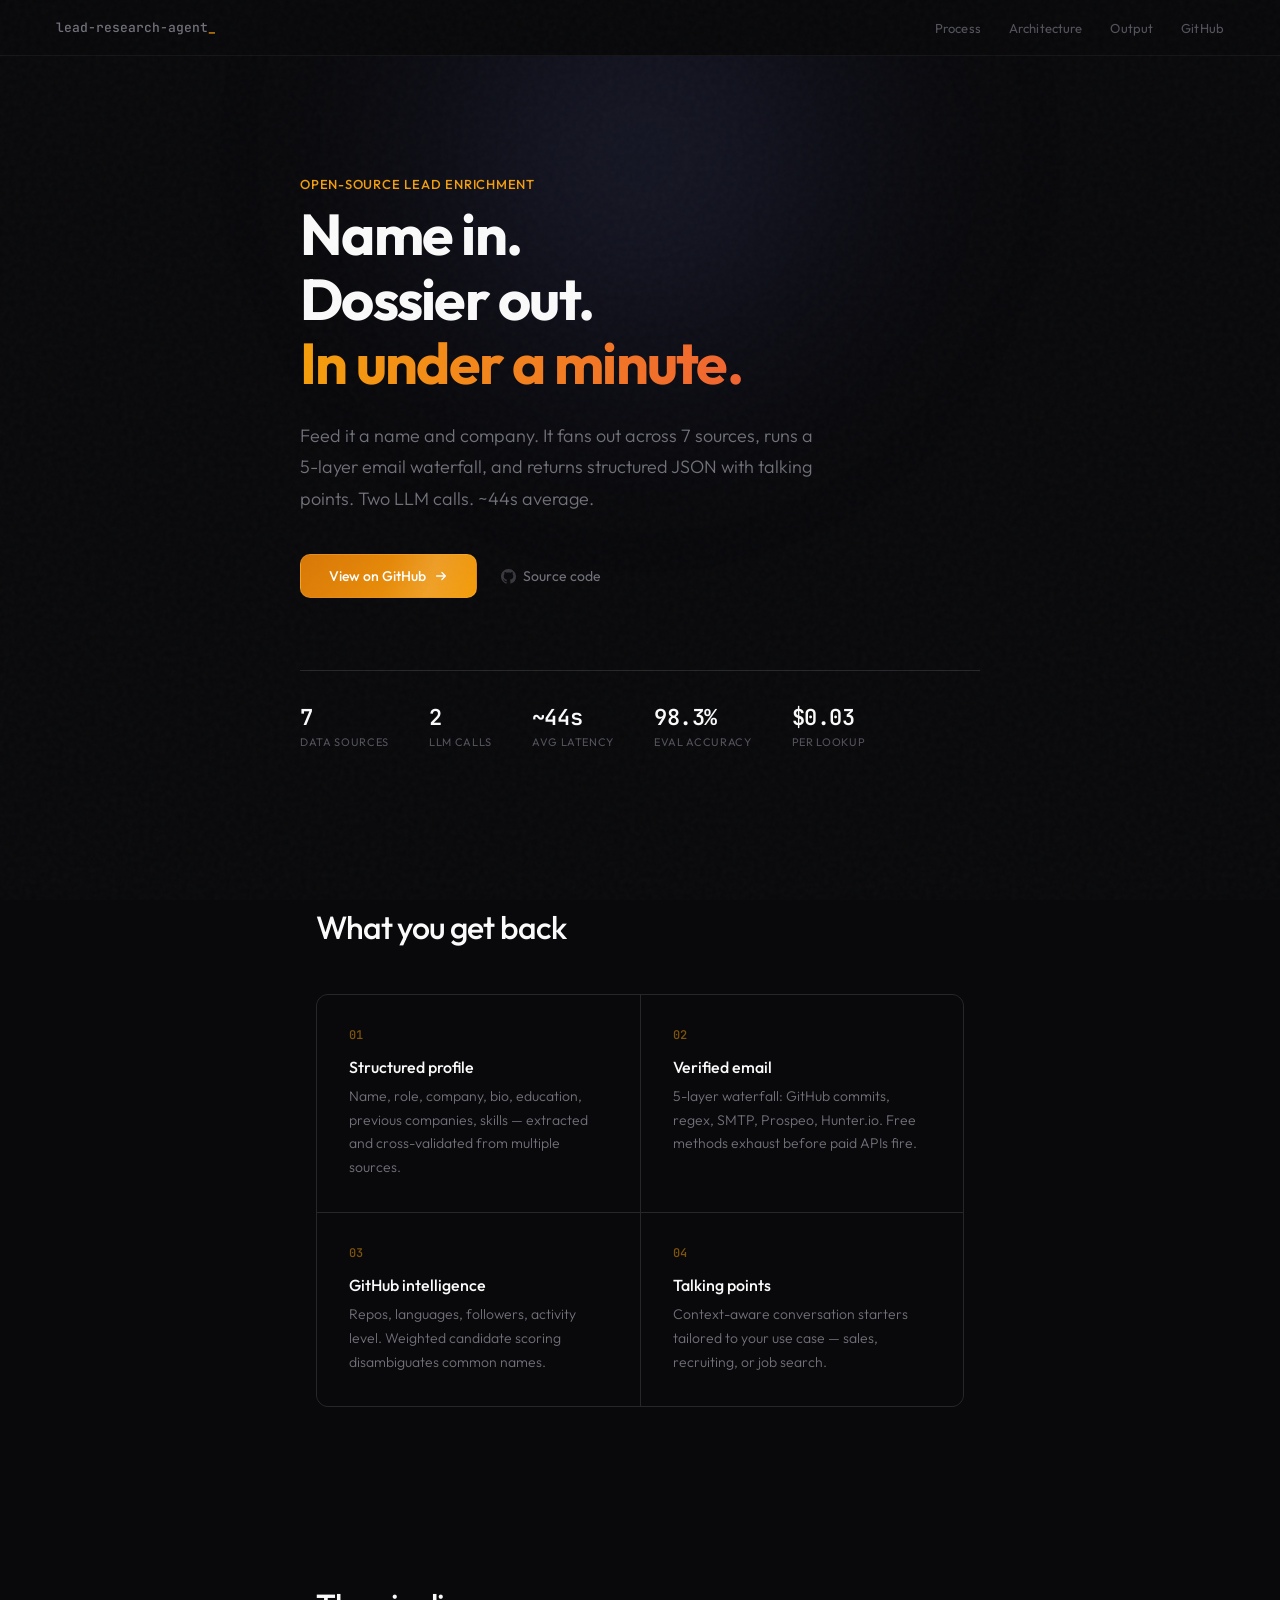
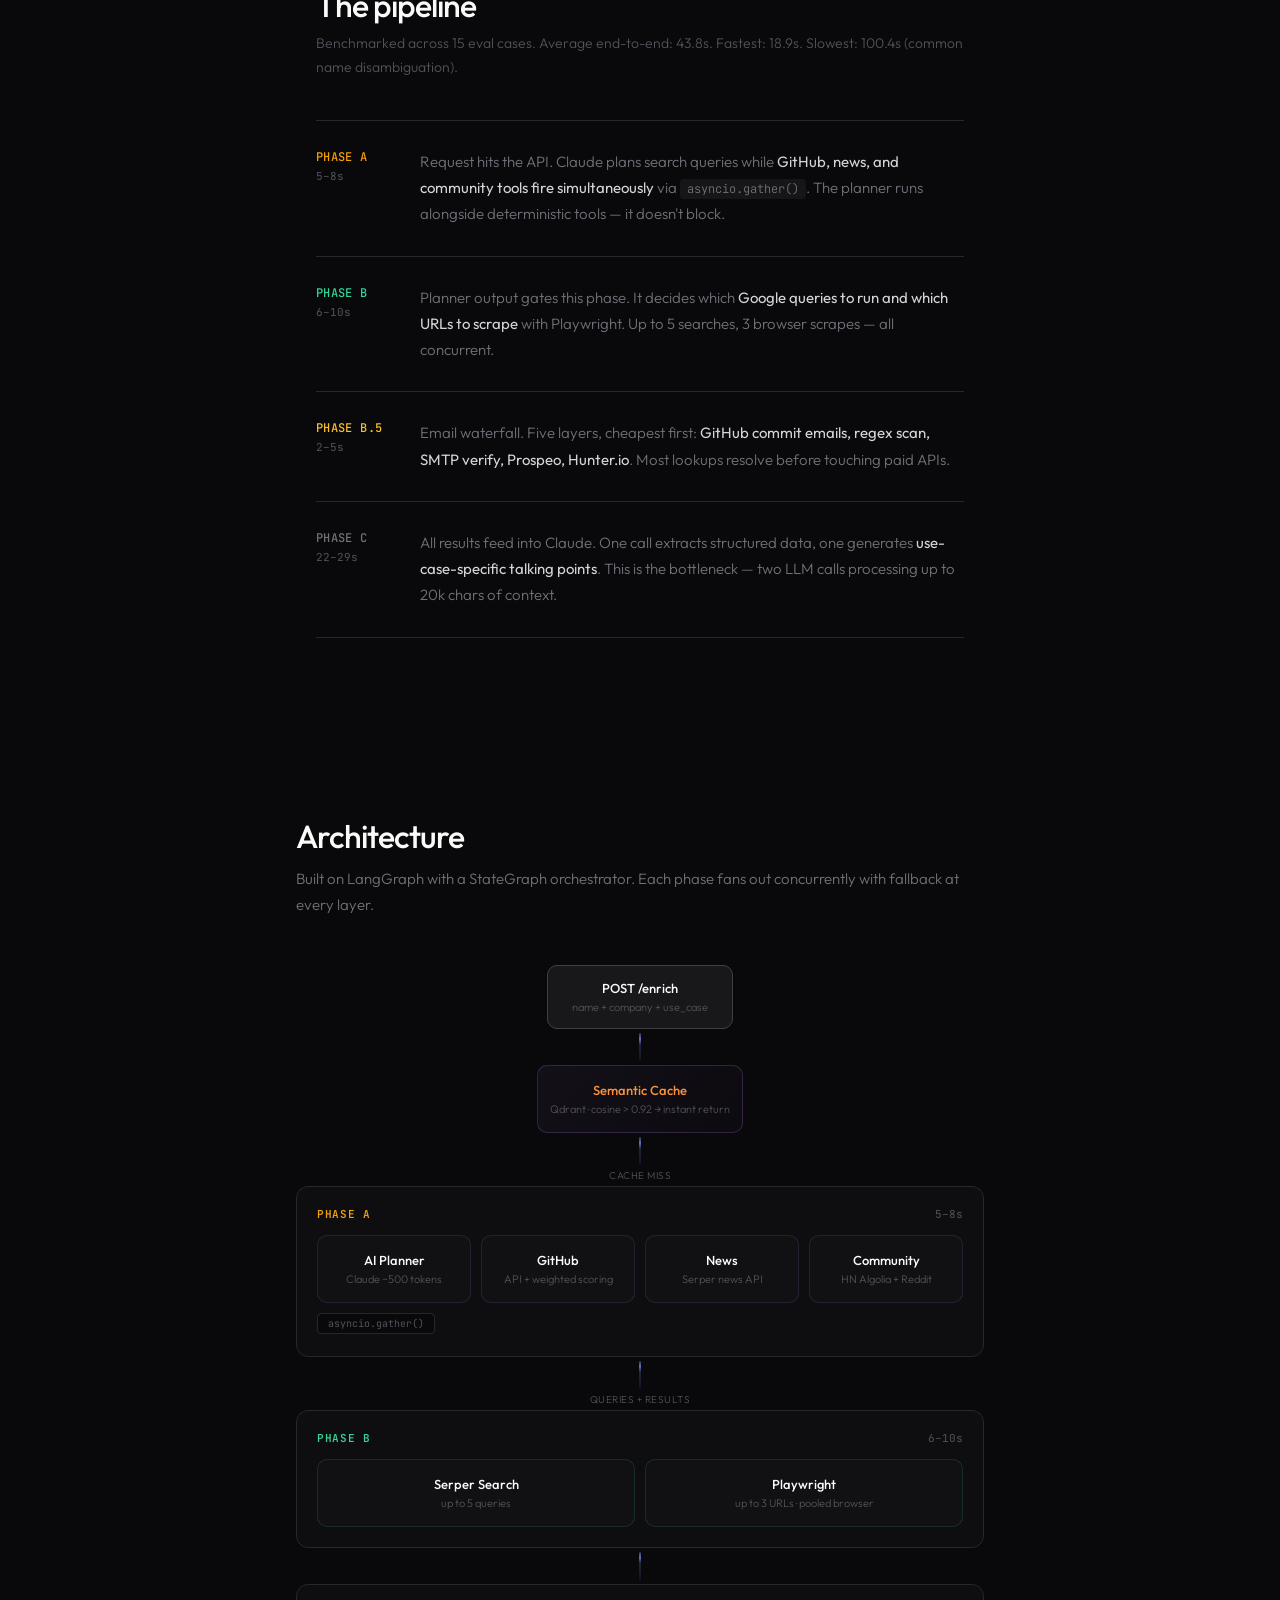
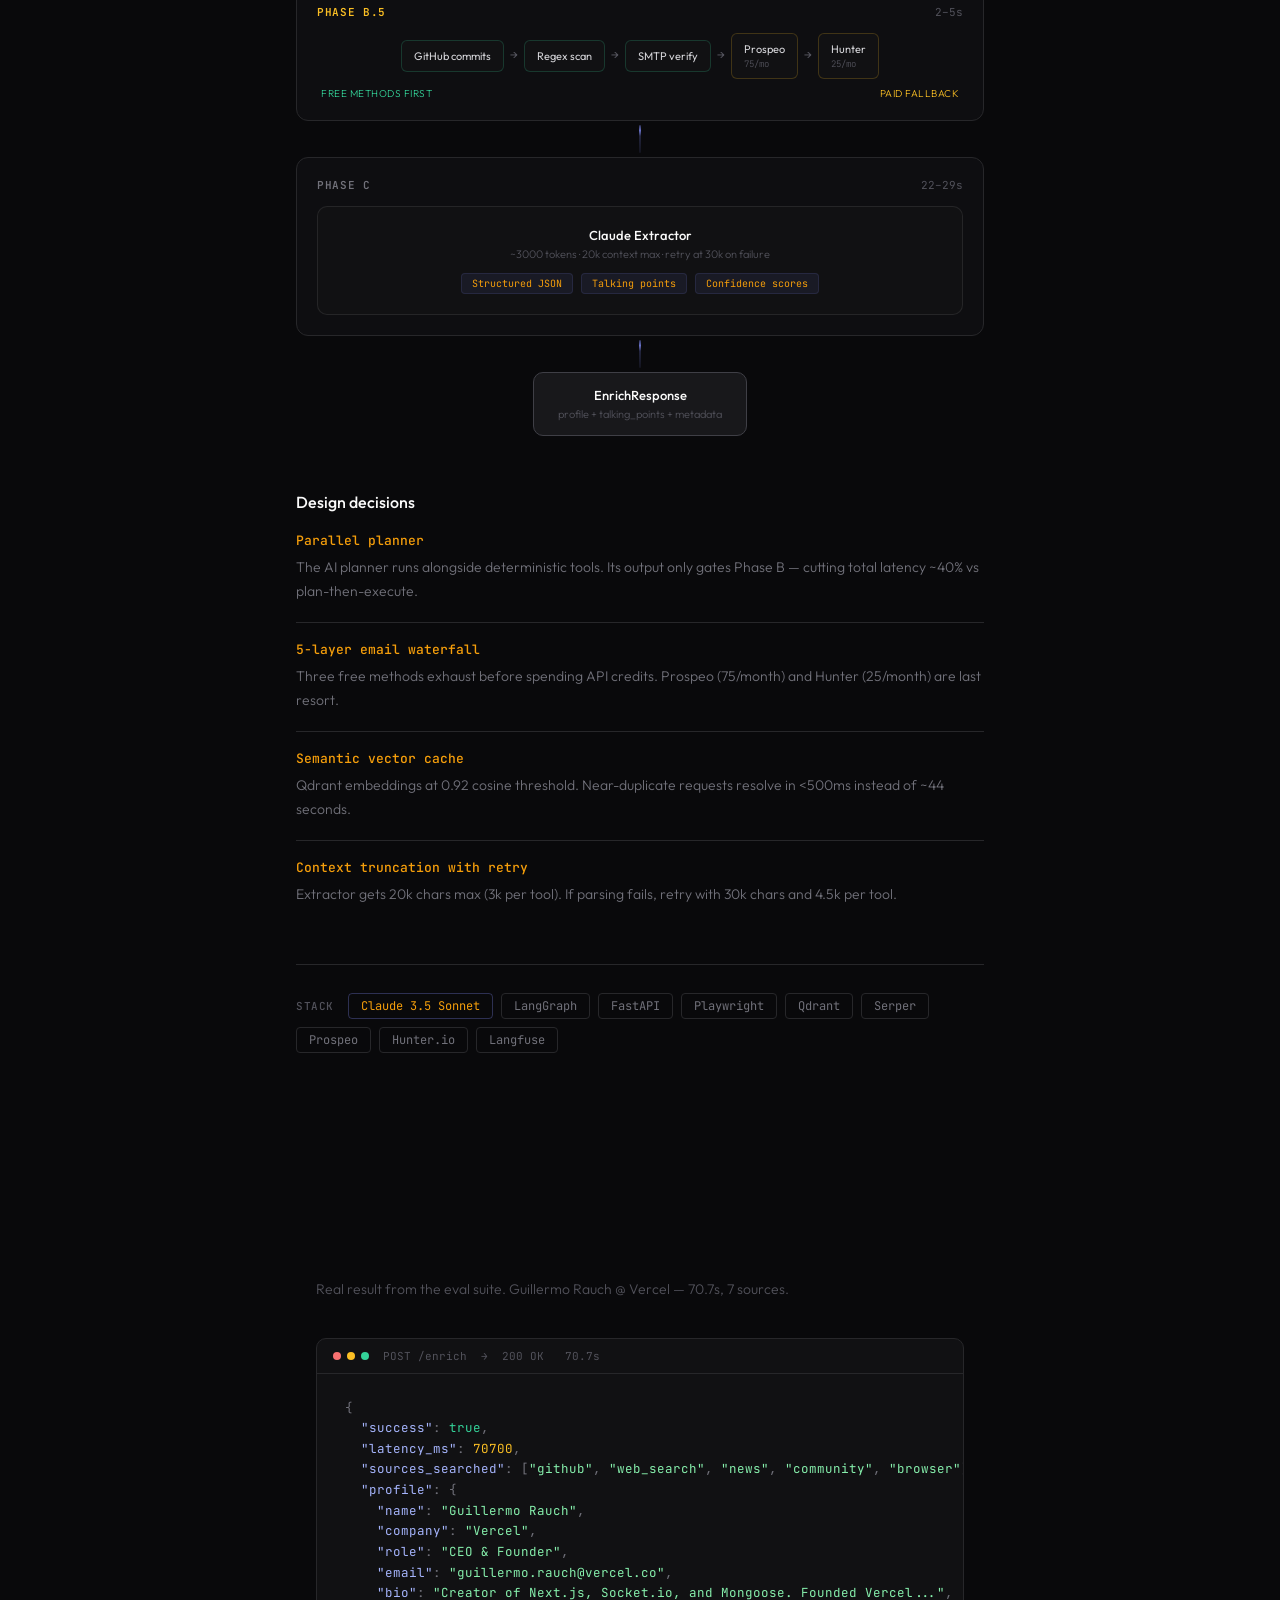
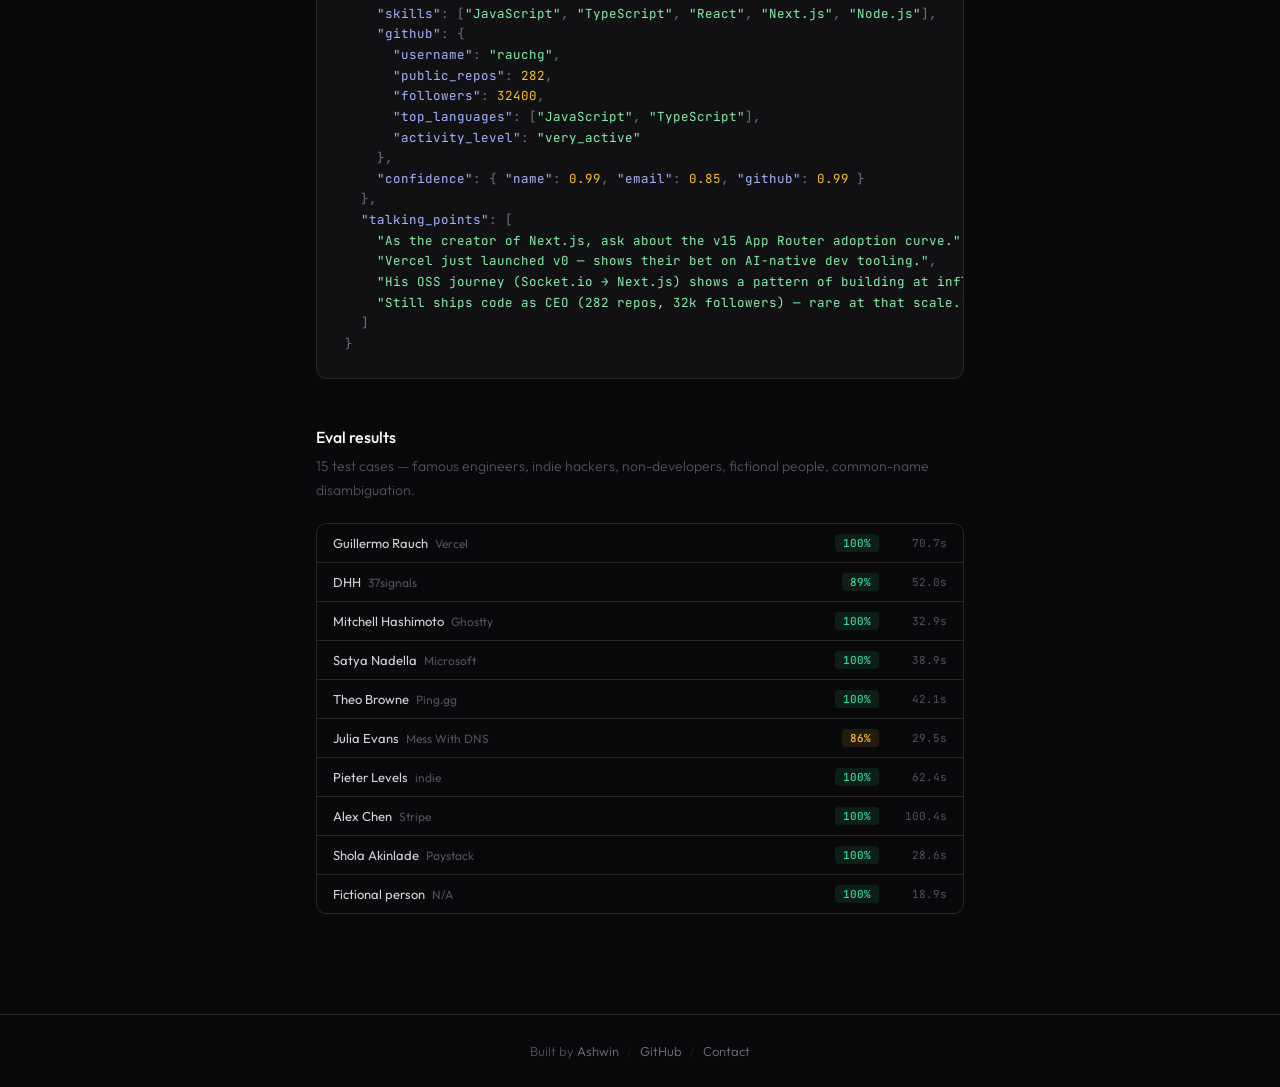
<file: templates/index.html>
<!DOCTYPE html>
<html lang="en">
<head>
  <meta charset="UTF-8">
  <meta name="viewport" content="width=device-width, initial-scale=1.0">
  <meta name="description" content="AI-powered lead enrichment. 7 sources, 2 LLM calls, one structured profile.">
  <meta name="theme-color" content="#09090b">
  <title>Lead Research Agent</title>
  <link rel="preconnect" href="https://fonts.googleapis.com">
  <link rel="preconnect" href="https://fonts.gstatic.com" crossorigin>
  <link href="https://fonts.googleapis.com/css2?family=Outfit:wght@300;400;500;600;700&family=JetBrains+Mono:wght@400;500&display=swap" rel="stylesheet">
  <link rel="stylesheet" href="/static/css/style.css?v=6">
</head>
<body>

  <!-- Scroll progress -->
  <div class="scroll-progress"></div>

  <header class="topbar">
    <a href="#" class="logo">lead-research-agent<span class="cursor">_</span></a>
    <nav class="topnav">
      <a href="#how">Process</a>
      <a href="#arch">Architecture</a>
      <a href="#output">Output</a>
      <a href="https://github.com/Ashwinash27/lead-enrichment-agent" target="_blank" rel="noopener">GitHub</a>
    </nav>
  </header>

  <main>

    <!-- ── HERO ── -->
    <section class="hero">
      <div class="hero-glow"></div>
      <div class="hero-content">
        <p class="hero-label reveal-hero" style="--d:0">Open-source lead enrichment</p>
        <div class="hero-slogan reveal-hero" style="--d:0.5">
          <span class="slogan-line">Name in.</span>
          <span class="slogan-line">Dossier out.</span>
          <span class="slogan-line slogan-accent">In under a minute.</span>
        </div>
        <p class="hero-desc reveal-hero" style="--d:1.5">Feed it a name and company. It fans out across 7 sources, runs a 5-layer email waterfall, and returns structured JSON with talking points. Two LLM calls. ~44s average.</p>
        <div class="hero-actions reveal-hero" style="--d:2.5">
          <a href="https://github.com/Ashwinash27/lead-enrichment-agent" target="_blank" rel="noopener" class="btn-primary">
            View on GitHub
            <svg width="14" height="14" viewBox="0 0 16 16" fill="none"><path d="M3 8h10m0 0L9 4m4 4L9 12" stroke="currentColor" stroke-width="1.5" stroke-linecap="round" stroke-linejoin="round"/></svg>
          </a>
          <a href="https://github.com/Ashwinash27/lead-enrichment-agent" target="_blank" rel="noopener" class="btn-secondary">
            <svg width="15" height="15" viewBox="0 0 16 16" fill="currentColor"><path d="M8 0C3.58 0 0 3.58 0 8c0 3.54 2.29 6.53 5.47 7.59.4.07.55-.17.55-.38 0-.19-.01-.82-.01-1.49-2.01.37-2.53-.49-2.69-.94-.09-.23-.48-.94-.82-1.13-.28-.15-.68-.52-.01-.53.63-.01 1.08.58 1.23.82.72 1.21 1.87.87 2.33.66.07-.52.28-.87.51-1.07-1.78-.2-3.64-.89-3.64-3.95 0-.87.31-1.59.82-2.15-.08-.2-.36-1.02.08-2.12 0 0 .67-.21 2.2.82.64-.18 1.32-.27 2-.27.68 0 1.36.09 2 .27 1.53-1.04 2.2-.82 2.2-.82.44 1.1.16 1.92.08 2.12.51.56.82 1.27.82 2.15 0 3.07-1.87 3.75-3.65 3.95.29.25.54.73.54 1.48 0 1.07-.01 1.93-.01 2.2 0 .21.15.46.55.38A8.013 8.013 0 0016 8c0-4.42-3.58-8-8-8z"/></svg>
            Source code
          </a>
        </div>
        <div class="hero-stats reveal-hero" style="--d:3.5">
          <div class="stat-item" data-count="7" data-suffix=""><span class="stat-num">7</span><span class="stat-desc">data sources</span></div>
          <div class="stat-item" data-count="2" data-suffix=""><span class="stat-num">2</span><span class="stat-desc">LLM calls</span></div>
          <div class="stat-item"><span class="stat-num">~44s</span><span class="stat-desc">avg latency</span></div>
          <div class="stat-item"><span class="stat-num">98.3%</span><span class="stat-desc">eval accuracy</span></div>
          <div class="stat-item"><span class="stat-num">$0.03</span><span class="stat-desc">per lookup</span></div>
        </div>
      </div>
    </section>

    <!-- ── FEATURES ── -->
    <section class="features" id="features">
      <h2 class="section-heading reveal">What you get back</h2>
      <div class="feature-grid">
        <div class="feature-card card-spotlight reveal reveal-d1">
          <div class="feature-num">01</div>
          <h3>Structured profile</h3>
          <p>Name, role, company, bio, education, previous companies, skills — extracted and cross-validated from multiple sources.</p>
        </div>
        <div class="feature-card card-spotlight reveal reveal-d2">
          <div class="feature-num">02</div>
          <h3>Verified email</h3>
          <p>5-layer waterfall: GitHub commits, regex, SMTP, Prospeo, Hunter.io. Free methods exhaust before paid APIs fire.</p>
        </div>
        <div class="feature-card card-spotlight reveal reveal-d3">
          <div class="feature-num">03</div>
          <h3>GitHub intelligence</h3>
          <p>Repos, languages, followers, activity level. Weighted candidate scoring disambiguates common names.</p>
        </div>
        <div class="feature-card card-spotlight reveal reveal-d4">
          <div class="feature-num">04</div>
          <h3>Talking points</h3>
          <p>Context-aware conversation starters tailored to your use case — sales, recruiting, or job search.</p>
        </div>
      </div>
    </section>

    <!-- ── HOW IT WORKS ── -->
    <section class="explainer" id="how">
      <h2 class="section-heading reveal">The pipeline</h2>
      <p class="section-sub reveal">Benchmarked across 15 eval cases. Average end-to-end: 43.8s. Fastest: 18.9s. Slowest: 100.4s (common name disambiguation).</p>
      <div class="pipeline-text">
        <div class="pipe-stage reveal reveal-d1">
          <div class="pipe-meta">
            <span class="pipe-label">Phase A</span>
            <span class="pipe-time">5&ndash;8s</span>
          </div>
          <div class="pipe-body">
            <p>Request hits the API. Claude plans search queries while <strong>GitHub, news, and community tools fire simultaneously</strong> via <code>asyncio.gather()</code>. The planner runs alongside deterministic tools — it doesn't block.</p>
          </div>
        </div>
        <div class="pipe-stage reveal reveal-d2">
          <div class="pipe-meta">
            <span class="pipe-label">Phase B</span>
            <span class="pipe-time">6&ndash;10s</span>
          </div>
          <div class="pipe-body">
            <p>Planner output gates this phase. It decides which <strong>Google queries to run and which URLs to scrape</strong> with Playwright. Up to 5 searches, 3 browser scrapes — all concurrent.</p>
          </div>
        </div>
        <div class="pipe-stage reveal reveal-d3">
          <div class="pipe-meta">
            <span class="pipe-label">Phase B.5</span>
            <span class="pipe-time">2&ndash;5s</span>
          </div>
          <div class="pipe-body">
            <p>Email waterfall. Five layers, cheapest first: <strong>GitHub commit emails, regex scan, SMTP verify, Prospeo, Hunter.io</strong>. Most lookups resolve before touching paid APIs.</p>
          </div>
        </div>
        <div class="pipe-stage reveal reveal-d4">
          <div class="pipe-meta">
            <span class="pipe-label">Phase C</span>
            <span class="pipe-time">22&ndash;29s</span>
          </div>
          <div class="pipe-body">
            <p>All results feed into Claude. One call extracts structured data, one generates <strong>use-case-specific talking points</strong>. This is the bottleneck — two LLM calls processing up to 20k chars of context.</p>
          </div>
        </div>
      </div>
    </section>

    <!-- ── ARCHITECTURE (visual) ── -->
    <section class="arch-section" id="arch">
      <h2 class="section-heading reveal">Architecture</h2>
      <p class="arch-intro reveal">Built on LangGraph with a StateGraph orchestrator. Each phase fans out concurrently with fallback at every layer.</p>

      <div class="pipeline-visual reveal">
        <!-- Input -->
        <div class="pv-row pv-input">
          <div class="pv-node pv-node--input">
            <span class="pv-label">POST /enrich</span>
            <span class="pv-sub">name + company + use_case</span>
          </div>
        </div>
        <div class="pv-connector"><div class="pv-line"></div></div>

        <!-- Cache -->
        <div class="pv-row pv-cache">
          <div class="pv-node pv-node--cache">
            <span class="pv-label">Semantic Cache</span>
            <span class="pv-sub">Qdrant &middot; cosine &gt; 0.92 &rarr; instant return</span>
          </div>
        </div>
        <div class="pv-connector"><div class="pv-line"></div><span class="pv-connector-label">cache miss</span></div>

        <!-- Phase A -->
        <div class="pv-phase reveal">
          <div class="pv-phase-header"><span class="pv-phase-name pv-c-a">Phase A</span><span class="pv-phase-time">5&ndash;8s</span></div>
          <div class="pv-row pv-row--4">
            <div class="pv-node pv-node--a"><span class="pv-label">AI Planner</span><span class="pv-sub">Claude ~500 tokens</span></div>
            <div class="pv-node pv-node--a"><span class="pv-label">GitHub</span><span class="pv-sub">API + weighted scoring</span></div>
            <div class="pv-node pv-node--a"><span class="pv-label">News</span><span class="pv-sub">Serper news API</span></div>
            <div class="pv-node pv-node--a"><span class="pv-label">Community</span><span class="pv-sub">HN Algolia + Reddit</span></div>
          </div>
          <span class="pv-parallel-badge">asyncio.gather()</span>
        </div>
        <div class="pv-connector"><div class="pv-line"></div><span class="pv-connector-label">queries + results</span></div>

        <!-- Phase B -->
        <div class="pv-phase reveal">
          <div class="pv-phase-header"><span class="pv-phase-name pv-c-b">Phase B</span><span class="pv-phase-time">6&ndash;10s</span></div>
          <div class="pv-row pv-row--2">
            <div class="pv-node pv-node--b"><span class="pv-label">Serper Search</span><span class="pv-sub">up to 5 queries</span></div>
            <div class="pv-node pv-node--b"><span class="pv-label">Playwright</span><span class="pv-sub">up to 3 URLs &middot; pooled browser</span></div>
          </div>
        </div>
        <div class="pv-connector"><div class="pv-line"></div></div>

        <!-- Phase B.5 -->
        <div class="pv-phase reveal">
          <div class="pv-phase-header"><span class="pv-phase-name pv-c-c">Phase B.5</span><span class="pv-phase-time">2&ndash;5s</span></div>
          <div class="pv-waterfall">
            <div class="pv-wf-node pv-wf--free">GitHub commits</div>
            <div class="pv-wf-arrow">&rarr;</div>
            <div class="pv-wf-node pv-wf--free">Regex scan</div>
            <div class="pv-wf-arrow">&rarr;</div>
            <div class="pv-wf-node pv-wf--free">SMTP verify</div>
            <div class="pv-wf-arrow">&rarr;</div>
            <div class="pv-wf-node pv-wf--paid">Prospeo <span class="pv-quota">75/mo</span></div>
            <div class="pv-wf-arrow">&rarr;</div>
            <div class="pv-wf-node pv-wf--paid">Hunter <span class="pv-quota">25/mo</span></div>
          </div>
          <div class="pv-waterfall-labels">
            <span class="pv-wfl pv-wfl--free">free methods first</span>
            <span class="pv-wfl pv-wfl--paid">paid fallback</span>
          </div>
        </div>
        <div class="pv-connector"><div class="pv-line"></div></div>

        <!-- Phase C -->
        <div class="pv-phase reveal">
          <div class="pv-phase-header"><span class="pv-phase-name pv-c-d">Phase C</span><span class="pv-phase-time">22&ndash;29s</span></div>
          <div class="pv-row pv-row--1">
            <div class="pv-node pv-node--d pv-node--wide">
              <span class="pv-label">Claude Extractor</span>
              <span class="pv-sub">~3000 tokens &middot; 20k context max &middot; retry at 30k on failure</span>
              <div class="pv-outputs">
                <span class="pv-output">Structured JSON</span>
                <span class="pv-output">Talking points</span>
                <span class="pv-output">Confidence scores</span>
              </div>
            </div>
          </div>
        </div>
        <div class="pv-connector"><div class="pv-line"></div></div>

        <!-- Output -->
        <div class="pv-row pv-input">
          <div class="pv-node pv-node--output">
            <span class="pv-label">EnrichResponse</span>
            <span class="pv-sub">profile + talking_points + metadata</span>
          </div>
        </div>
      </div>

      <div class="decisions reveal">
        <h3>Design decisions</h3>
        <dl>
          <dt>Parallel planner</dt>
          <dd>The AI planner runs alongside deterministic tools. Its output only gates Phase B — cutting total latency ~40% vs plan-then-execute.</dd>
          <dt>5-layer email waterfall</dt>
          <dd>Three free methods exhaust before spending API credits. Prospeo (75/month) and Hunter (25/month) are last resort.</dd>
          <dt>Semantic vector cache</dt>
          <dd>Qdrant embeddings at 0.92 cosine threshold. Near-duplicate requests resolve in &lt;500ms instead of ~44 seconds.</dd>
          <dt>Context truncation with retry</dt>
          <dd>Extractor gets 20k chars max (3k per tool). If parsing fails, retry with 30k chars and 4.5k per tool.</dd>
        </dl>
      </div>

      <div class="stack-inline reveal">
        <span class="stack-label">Stack</span>
        <span class="pill pill-main">Claude 3.5 Sonnet</span>
        <span class="pill">LangGraph</span>
        <span class="pill">FastAPI</span>
        <span class="pill">Playwright</span>
        <span class="pill">Qdrant</span>
        <span class="pill">Serper</span>
        <span class="pill">Prospeo</span>
        <span class="pill">Hunter.io</span>
        <span class="pill">Langfuse</span>
      </div>
    </section>

    <!-- ── SAMPLE OUTPUT ── -->
    <section class="output-section" id="output">
      <h2 class="section-heading reveal">Sample output</h2>
      <p class="section-sub reveal">Real result from the eval suite. Guillermo Rauch @ Vercel — 70.7s, 7 sources.</p>

      <div class="terminal reveal">
        <div class="term-bar">
          <span class="dot r"></span><span class="dot y"></span><span class="dot g"></span>
          <span class="term-title">POST /enrich &nbsp;&rarr;&nbsp; 200 OK &nbsp; 70.7s</span>
        </div>
<pre>{
  <span class="k">"success"</span>: <span class="bool">true</span>,
  <span class="k">"latency_ms"</span>: <span class="n">70700</span>,
  <span class="k">"sources_searched"</span>: [<span class="s">"github"</span>, <span class="s">"web_search"</span>, <span class="s">"news"</span>, <span class="s">"community"</span>, <span class="s">"browser"</span>],
  <span class="k">"profile"</span>: {
    <span class="k">"name"</span>: <span class="s">"Guillermo Rauch"</span>,
    <span class="k">"company"</span>: <span class="s">"Vercel"</span>,
    <span class="k">"role"</span>: <span class="s">"CEO &amp; Founder"</span>,
    <span class="k">"email"</span>: <span class="s">"guillermo.rauch@vercel.co"</span>,
    <span class="k">"bio"</span>: <span class="s">"Creator of Next.js, Socket.io, and Mongoose. Founded Vercel..."</span>,
    <span class="k">"skills"</span>: [<span class="s">"JavaScript"</span>, <span class="s">"TypeScript"</span>, <span class="s">"React"</span>, <span class="s">"Next.js"</span>, <span class="s">"Node.js"</span>],
    <span class="k">"github"</span>: {
      <span class="k">"username"</span>: <span class="s">"rauchg"</span>,
      <span class="k">"public_repos"</span>: <span class="n">282</span>,
      <span class="k">"followers"</span>: <span class="n">32400</span>,
      <span class="k">"top_languages"</span>: [<span class="s">"JavaScript"</span>, <span class="s">"TypeScript"</span>],
      <span class="k">"activity_level"</span>: <span class="s">"very_active"</span>
    },
    <span class="k">"confidence"</span>: { <span class="k">"name"</span>: <span class="n">0.99</span>, <span class="k">"email"</span>: <span class="n">0.85</span>, <span class="k">"github"</span>: <span class="n">0.99</span> }
  },
  <span class="k">"talking_points"</span>: [
    <span class="s">"As the creator of Next.js, ask about the v15 App Router adoption curve."</span>,
    <span class="s">"Vercel just launched v0 — shows their bet on AI-native dev tooling."</span>,
    <span class="s">"His OSS journey (Socket.io &rarr; Next.js) shows a pattern of building at inflection points."</span>,
    <span class="s">"Still ships code as CEO (282 repos, 32k followers) — rare at that scale."</span>
  ]
}</pre>
      </div>

      <div class="eval-bar reveal">
        <h3>Eval results</h3>
        <p class="section-sub">15 test cases — famous engineers, indie hackers, non-developers, fictional people, common-name disambiguation.</p>
        <div class="eval-grid">
          <div class="eval-item"><span class="eval-name">Guillermo Rauch <span class="eval-co">Vercel</span></span><span class="eval-score score-pass">100%</span><span class="eval-time">70.7s</span></div>
          <div class="eval-item"><span class="eval-name">DHH <span class="eval-co">37signals</span></span><span class="eval-score score-pass">89%</span><span class="eval-time">52.0s</span></div>
          <div class="eval-item"><span class="eval-name">Mitchell Hashimoto <span class="eval-co">Ghostty</span></span><span class="eval-score score-pass">100%</span><span class="eval-time">32.9s</span></div>
          <div class="eval-item"><span class="eval-name">Satya Nadella <span class="eval-co">Microsoft</span></span><span class="eval-score score-pass">100%</span><span class="eval-time">38.9s</span></div>
          <div class="eval-item"><span class="eval-name">Theo Browne <span class="eval-co">Ping.gg</span></span><span class="eval-score score-pass">100%</span><span class="eval-time">42.1s</span></div>
          <div class="eval-item"><span class="eval-name">Julia Evans <span class="eval-co">Mess With DNS</span></span><span class="eval-score score-warn">86%</span><span class="eval-time">29.5s</span></div>
          <div class="eval-item"><span class="eval-name">Pieter Levels <span class="eval-co">indie</span></span><span class="eval-score score-pass">100%</span><span class="eval-time">62.4s</span></div>
          <div class="eval-item"><span class="eval-name">Alex Chen <span class="eval-co">Stripe</span></span><span class="eval-score score-pass">100%</span><span class="eval-time">100.4s</span></div>
          <div class="eval-item"><span class="eval-name">Shola Akinlade <span class="eval-co">Paystack</span></span><span class="eval-score score-pass">100%</span><span class="eval-time">28.6s</span></div>
          <div class="eval-item"><span class="eval-name">Fictional person <span class="eval-co">N/A</span></span><span class="eval-score score-pass">100%</span><span class="eval-time">18.9s</span></div>
        </div>
      </div>
    </section>


  </main>

  <footer class="foot">
    <span>Built by <a href="https://www.linkedin.com/in/ashwin-shanmugasundaram/" target="_blank" rel="noopener">Ashwin</a></span>
    <span class="foot-sep">/</span>
    <a href="https://github.com/Ashwinash27/lead-enrichment-agent" target="_blank" rel="noopener">GitHub</a>
    <span class="foot-sep">/</span>
    <a href="mailto:ashwinashig.27@gmail.com?subject=Lead%20Research%20Agent">Contact</a>
  </footer>

  <script>
    {
      // Scroll reveal
      const io = new IntersectionObserver((entries) => {
        entries.forEach(e => { if (e.isIntersecting) { e.target.classList.add('visible'); io.unobserve(e.target); } });
      }, { threshold: 0.08, rootMargin: '0px 0px -60px 0px' });
      document.querySelectorAll('.reveal').forEach(el => io.observe(el));

      // Spotlight cursor follow on cards
      document.querySelectorAll('.card-spotlight').forEach(card => {
        card.addEventListener('mousemove', (e) => {
          const r = card.getBoundingClientRect();
          card.style.setProperty('--mx', `${e.clientX - r.left}px`);
          card.style.setProperty('--my', `${e.clientY - r.top}px`);
        });
      });

      // Scroll progress bar
      const prog = document.querySelector('.scroll-progress');
      if (prog) {
        const bar = document.createElement('div');
        bar.className = 'scroll-bar';
        prog.appendChild(bar);
        window.addEventListener('scroll', () => {
          const pct = window.scrollY / (document.body.scrollHeight - window.innerHeight);
          bar.style.transform = `scaleX(${pct})`;
        }, { passive: true });
      }
    }
  </script>
</body>
</html>
</file>
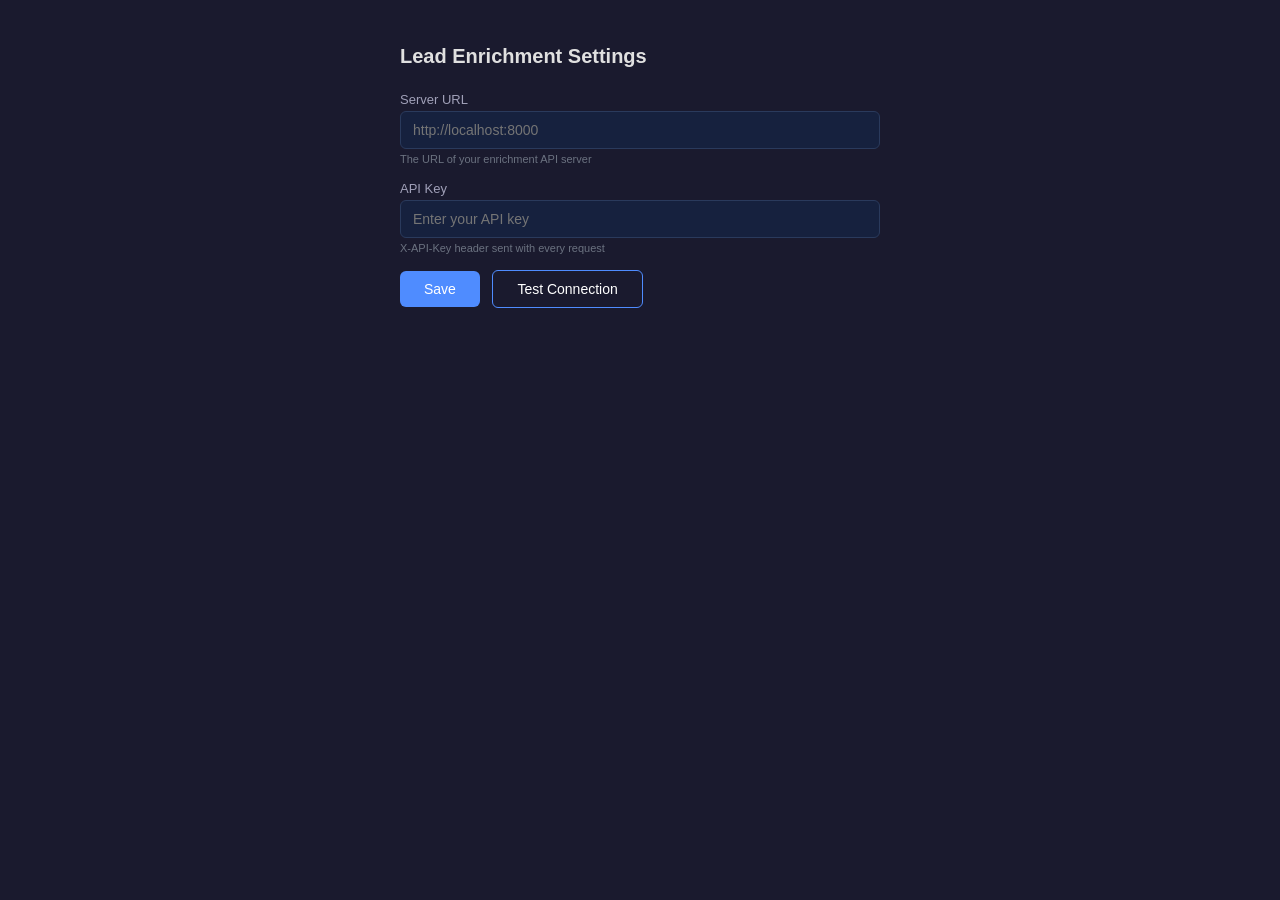
<file: extension/options.html>
<!DOCTYPE html>
<html lang="en">
<head>
  <meta charset="UTF-8">
  <title>Lead Enrichment Settings</title>
  <style>
    body {
      font-family: -apple-system, BlinkMacSystemFont, "Segoe UI", Roboto, sans-serif;
      background: #1a1a2e;
      color: #e0e0e0;
      padding: 32px;
      max-width: 480px;
      margin: 0 auto;
    }
    h1 { font-size: 20px; margin-bottom: 24px; }
    label { display: block; margin-bottom: 4px; font-size: 13px; color: #a0a0b8; }
    input {
      width: 100%;
      padding: 10px 12px;
      background: #16213e;
      border: 1px solid #2a3a5c;
      border-radius: 6px;
      color: #e0e0e0;
      font-size: 14px;
      margin-bottom: 16px;
      box-sizing: border-box;
    }
    input:focus { outline: none; border-color: #4f8cff; }
    button {
      background: #4f8cff;
      color: white;
      border: none;
      padding: 10px 24px;
      border-radius: 6px;
      cursor: pointer;
      font-size: 14px;
    }
    button:hover { background: #3a7ae8; }
    #test-connection { background: transparent; border: 1px solid #4f8cff; margin-left: 8px; }
    #test-connection:hover { background: #4f8cff22; }
    .status { font-size: 13px; margin-left: 12px; display: none; }
    .status.success { color: #34d399; }
    .status.error { color: #f87171; }
    .status.info { color: #a0a0b8; }
    .hint { font-size: 11px; color: #6b7280; margin-top: -12px; margin-bottom: 16px; }
  </style>
</head>
<body>
  <h1>Lead Enrichment Settings</h1>

  <label for="server-url">Server URL</label>
  <input type="url" id="server-url" placeholder="http://localhost:8000">
  <p class="hint">The URL of your enrichment API server</p>

  <label for="api-key">API Key</label>
  <input type="password" id="api-key" placeholder="Enter your API key">
  <p class="hint">X-API-Key header sent with every request</p>

  <button id="save">Save</button>
  <button id="test-connection">Test Connection</button>
  <span class="status" id="status-msg"></span>

  <script src="options.js"></script>
</body>
</html>
</file>
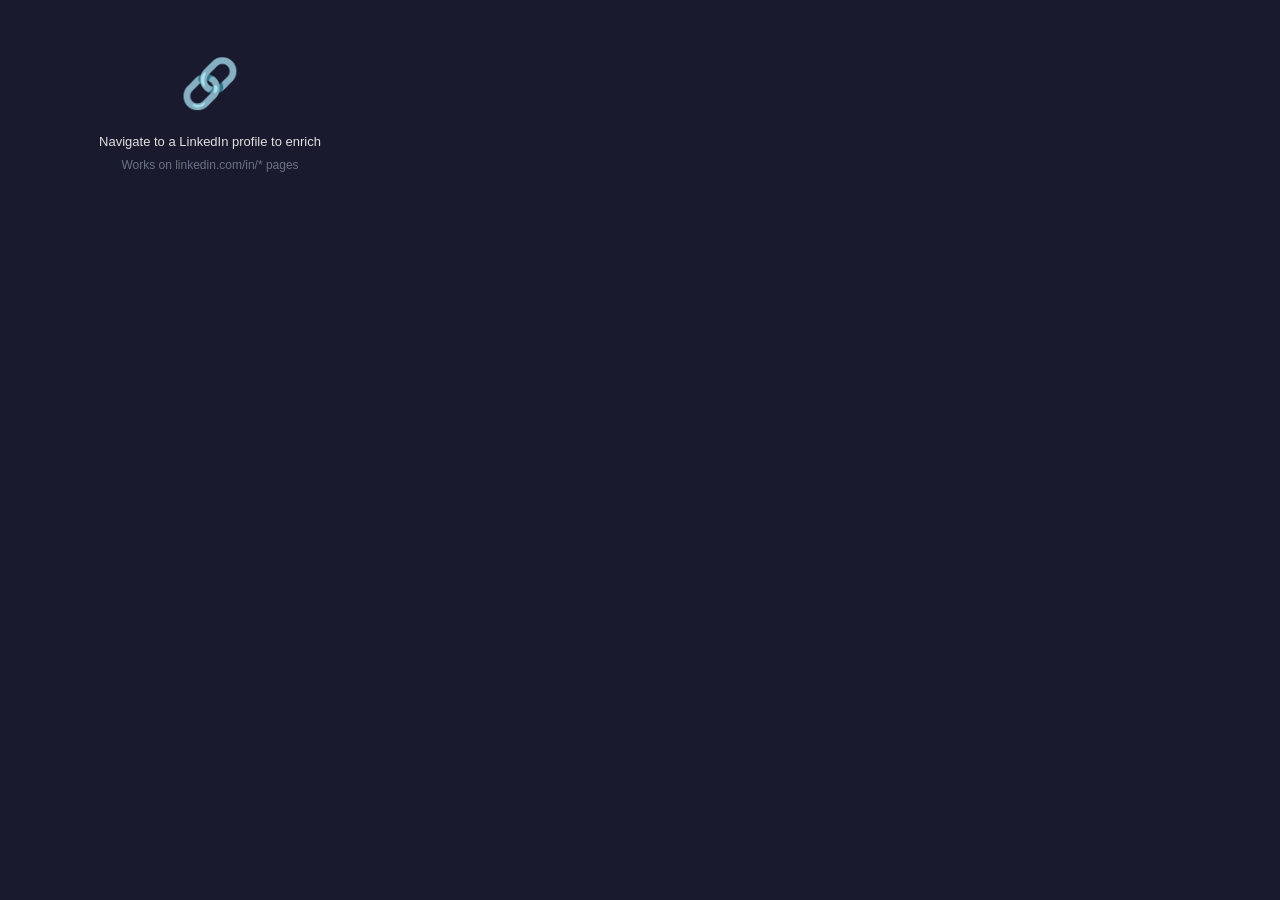
<file: extension/popup.html>
<!DOCTYPE html>
<html lang="en">
<head>
  <meta charset="UTF-8">
  <meta name="viewport" content="width=420">
  <title>Lead Enrichment</title>
  <link rel="stylesheet" href="popup.css">
</head>
<body>
  <!-- Not on LinkedIn -->
  <div id="not-linkedin" class="state-screen hidden">
    <div class="empty-icon">&#128279;</div>
    <p>Navigate to a LinkedIn profile to enrich</p>
    <p class="subtext">Works on linkedin.com/in/* pages</p>
  </div>

  <!-- Main content -->
  <div id="main-content" class="hidden">
    <!-- Header -->
    <div id="header" class="section">
      <div class="header-row">
        <div>
          <h1 id="person-name" class="skeleton-text">Loading...</h1>
          <p id="person-company" class="subtitle skeleton-text"></p>
        </div>
        <div class="badges">
          <span id="badge-cached" class="badge badge-cached hidden">Cached</span>
          <span id="badge-latency" class="badge badge-latency hidden"></span>
        </div>
      </div>
    </div>

    <!-- Use case toggle + enrich button -->
    <div id="use-case-bar" class="section">
      <div class="toggle-group">
        <button class="toggle-btn active" data-use-case="sales">Sales</button>
        <button class="toggle-btn" data-use-case="recruiting">Recruiting</button>
        <button class="toggle-btn" data-use-case="job_search">Job Search</button>
      </div>
      <button id="btn-enrich" class="btn-primary">Enrich</button>
    </div>

    <!-- Progress -->
    <div id="progress-section" class="section hidden">
      <div class="progress-bar">
        <div id="progress-fill" class="progress-fill"></div>
      </div>
      <p id="progress-text" class="progress-label">Starting...</p>
    </div>

    <!-- Role & Bio -->
    <div id="section-bio" class="section card hidden">
      <h2>About</h2>
      <p id="profile-role"></p>
      <p id="profile-bio" class="text-muted"></p>
      <div id="profile-location" class="detail-row hidden">
        <span class="label">Location</span>
        <span id="location-value"></span>
      </div>
    </div>

    <!-- Email -->
    <div id="section-email" class="section card hidden">
      <h2>Email</h2>
      <div class="email-row">
        <span id="email-value" class="email-text"></span>
        <span id="email-confidence" class="badge"></span>
        <span id="email-source" class="badge badge-muted"></span>
        <button id="btn-copy-email" class="btn-icon" title="Copy email">&#128203;</button>
      </div>
    </div>

    <!-- GitHub -->
    <div id="section-github" class="section card hidden">
      <h2>GitHub</h2>
      <div class="github-grid">
        <div class="stat">
          <span class="stat-value" id="gh-repos">-</span>
          <span class="stat-label">Repos</span>
        </div>
        <div class="stat">
          <span class="stat-value" id="gh-followers">-</span>
          <span class="stat-label">Followers</span>
        </div>
        <div class="stat">
          <span class="stat-value" id="gh-activity">-</span>
          <span class="stat-label">Activity</span>
        </div>
      </div>
      <div id="gh-languages" class="tag-list"></div>
      <a id="gh-link" class="link" href="#" target="_blank">View Profile</a>
    </div>

    <!-- News -->
    <div id="section-news" class="section card hidden">
      <h2>Recent News</h2>
      <ul id="news-list" class="news-list"></ul>
    </div>

    <!-- Talking Points -->
    <div id="section-talking-points" class="section card hidden">
      <div class="section-header">
        <h2>Talking Points</h2>
        <button id="btn-copy-points" class="btn-icon" title="Copy all">&#128203;</button>
      </div>
      <ol id="points-list" class="points-list"></ol>
    </div>

    <!-- Errors -->
    <div id="section-errors" class="section hidden">
      <div id="error-message" class="error-box"></div>
    </div>
  </div>

  <script src="popup.js"></script>
</body>
</html>
</file>
<file: static/css/style.css>
/* ═══════════════════════════════════════════════════════════════════
   Lead Research Agent — Premium Dark
   ═══════════════════════════════════════════════════════════════════ */

:root {
  --bg:       #09090b;
  --bg-2:     #111113;
  --surface:  #18181b;
  --border:   #27272a;
  --border-2: #3f3f46;

  --text:     #d4d4d8;
  --text-2:   #71717a;
  --text-3:   #52525b;
  --heading:  #fafafa;

  --accent:   #f59e0b;
  --accent-2: #d97706;
  --accent-dim: rgba(245,158,11,0.10);
  --green:    #34d399;
  --green-dim: rgba(52,211,153,0.10);
  --amber:    #fbbf24;
  --amber-dim: rgba(251,191,36,0.10);
  --purple:   #fb923c;
  --red:      #f87171;

  --mono: 'JetBrains Mono', ui-monospace, monospace;
  --sans: 'Outfit', -apple-system, system-ui, sans-serif;

  --ease-out: cubic-bezier(0.16, 1, 0.3, 1);
  --ease-smooth: cubic-bezier(0.4, 0, 0, 1);
}

*, *::before, *::after { margin: 0; padding: 0; box-sizing: border-box; }
html { scroll-behavior: smooth; scroll-padding-top: 64px; }

body {
  background: var(--bg);
  color: var(--text);
  font: 400 16px/1.7 var(--sans);
  -webkit-font-smoothing: antialiased;
  overflow-x: hidden;
}

/* Grain texture overlay */
body::after {
  content: "";
  position: fixed;
  inset: 0;
  z-index: 9999;
  pointer-events: none;
  opacity: 0.03;
  background: url("data:image/svg+xml,%3Csvg viewBox='0 0 256 256' xmlns='http://www.w3.org/2000/svg'%3E%3Cfilter id='n'%3E%3CfeTurbulence type='fractalNoise' baseFrequency='0.65' numOctaves='3' stitchTiles='stitch'/%3E%3C/filter%3E%3Crect width='100%25' height='100%25' filter='url(%23n)'/%3E%3C/svg%3E");
}

::selection { background: rgba(245,158,11,0.25); color: var(--heading); }

a { color: var(--accent); text-decoration: none; transition: color 0.2s; }
a:hover { color: #a5b4fc; }

code {
  font-family: var(--mono);
  font-size: 0.85em;
  background: rgba(255,255,255,0.05);
  padding: 2px 7px;
  border-radius: 4px;
}

.hidden { display: none !important; }

/* ── SCROLL PROGRESS ───────────────────────────────────────────── */

.scroll-progress {
  position: fixed;
  top: 0;
  left: 0;
  width: 100%;
  height: 2px;
  z-index: 200;
  pointer-events: none;
}

.scroll-bar {
  height: 100%;
  background: linear-gradient(90deg, var(--accent-2), var(--accent), var(--purple));
  transform-origin: left;
  transform: scaleX(0);
  transition: transform 0.1s;
}

/* ── NAV ────────────────────────────────────────────────────────── */

.topbar {
  display: flex;
  align-items: center;
  justify-content: space-between;
  padding: 0 clamp(20px, 5vw, 56px);
  height: 56px;
  position: sticky;
  top: 0;
  z-index: 100;
  background: rgba(9,9,11,0.85);
  backdrop-filter: blur(16px) saturate(1.3);
  -webkit-backdrop-filter: blur(16px) saturate(1.3);
  border-bottom: 1px solid rgba(255,255,255,0.05);
}

.logo {
  font: 500 13px var(--mono);
  color: var(--text-2);
  text-decoration: none;
  transition: color 0.2s;
}
.logo:hover { color: var(--heading); }
.cursor { color: var(--accent); animation: blink 1.2s step-end infinite; }
@keyframes blink { 50% { opacity: 0; } }

.topnav { display: flex; gap: 28px; }
.topnav a {
  font: 400 13px var(--sans);
  color: var(--text-3);
  letter-spacing: 0.01em;
  transition: color 0.2s;
}
.topnav a:hover { color: var(--text); }

/* ── HERO ──────────────────────────────────────────────────────── */

.hero {
  position: relative;
  overflow: hidden;
  padding: 120px clamp(24px, 5vw, 56px) 100px;
}

.hero-glow {
  position: absolute;
  width: 700px;
  height: 700px;
  top: -250px;
  left: 50%;
  transform: translateX(-50%);
  border-radius: 50%;
  background:
    radial-gradient(circle, rgba(129,140,248,0.15) 0%, rgba(99,102,241,0.05) 40%, transparent 70%);
  filter: blur(80px);
  animation: heroBreath 8s ease-in-out infinite alternate;
  pointer-events: none;
}

@keyframes heroBreath {
  0%   { opacity: 0.5; transform: translateX(-50%) scale(1); }
  100% { opacity: 1;   transform: translateX(-50%) scale(1.2); }
}

.hero-content {
  position: relative;
  z-index: 1;
  max-width: 680px;
  margin: 0 auto;
}

.hero-label {
  font: 500 13px var(--sans);
  color: var(--accent);
  letter-spacing: 0.06em;
  text-transform: uppercase;
  margin-bottom: 10px;
}

/* Big slogan */
.hero-slogan {
  display: flex;
  flex-direction: column;
  gap: 0;
  margin-bottom: 24px;
  perspective: 600px;
}

.slogan-line {
  font: 700 clamp(2rem, 5.5vw, 3.6rem)/1.12 var(--sans);
  letter-spacing: -0.03em;
  color: var(--heading);
  opacity: 0;
  transform: translateY(30px) rotateX(15deg);
  animation: sloganReveal 0.8s var(--ease-out) forwards;
}

.slogan-line:nth-child(1) { animation-delay: 0.3s; }
.slogan-line:nth-child(2) { animation-delay: 0.55s; }
.slogan-line:nth-child(3) { animation-delay: 0.8s; }

.slogan-accent {
  background: linear-gradient(90deg, #f59e0b, #ef4444, #f59e0b);
  background-size: 200% 100%;
  -webkit-background-clip: text;
  background-clip: text;
  -webkit-text-fill-color: transparent;
  animation: sloganReveal 0.8s var(--ease-out) 0.8s forwards,
             sloganGlow 4s ease-in-out 1.6s infinite;
}

@keyframes sloganReveal {
  to {
    opacity: 1;
    transform: translateY(0) rotateX(0deg);
  }
}

@keyframes sloganGlow {
  0%, 100% { background-position: 0% 50%; filter: brightness(1); }
  50%      { background-position: 100% 50%; filter: brightness(1.3); }
}

.hero h1 {
  font: 600 clamp(2.8rem, 6.5vw, 4.4rem)/1.04 var(--sans);
  letter-spacing: -0.04em;
  margin-bottom: 24px;
  background: linear-gradient(135deg, #fafafa 0%, #f59e0b 45%, #fb923c 65%, #fafafa 100%);
  background-size: 300% 300%;
  -webkit-background-clip: text;
  background-clip: text;
  -webkit-text-fill-color: transparent;
  animation: gradShift 10s ease-in-out infinite;
}

@keyframes gradShift {
  0%   { background-position: 0% 50%; }
  50%  { background-position: 100% 50%; }
  100% { background-position: 0% 50%; }
}

.hero-desc {
  font: 300 18px/1.75 var(--sans);
  color: var(--text-2);
  margin-bottom: 40px;
  max-width: 520px;
}

/* Hero staggered entrance */
.reveal-hero {
  opacity: 0;
  transform: translateY(20px);
  animation: heroIn 0.9s var(--ease-out) calc(var(--d) * 0.12s) forwards;
}

@keyframes heroIn {
  to { opacity: 1; transform: none; }
}

.hero-actions {
  display: flex;
  align-items: center;
  gap: 24px;
  margin-bottom: 72px;
}

.btn-primary {
  position: relative;
  display: inline-flex;
  align-items: center;
  gap: 8px;
  padding: 12px 28px;
  border-radius: 10px;
  font: 500 14px var(--sans);
  color: #fff;
  background: linear-gradient(135deg, var(--accent-2), var(--accent));
  border: 1px solid rgba(255,255,255,0.1);
  text-decoration: none;
  transition: all 0.3s var(--ease-out);
  overflow: hidden;
}

.btn-primary::after {
  content: "";
  position: absolute;
  inset: 0;
  background: linear-gradient(105deg, transparent 40%, rgba(255,255,255,0.12) 50%, transparent 60%);
  background-size: 250% 100%;
  background-position: 200% 0;
  transition: background-position 0.6s ease;
}

.btn-primary:hover::after { background-position: -200% 0; }
.btn-primary:hover {
  box-shadow: 0 0 24px -4px rgba(129,140,248,0.5), 0 0 64px -16px rgba(99,102,241,0.3);
  transform: translateY(-1px);
}

.btn-secondary {
  display: inline-flex;
  align-items: center;
  gap: 7px;
  font: 400 14px var(--sans);
  color: var(--text-2);
  transition: color 0.2s;
}
.btn-secondary svg { opacity: 0.45; transition: opacity 0.2s; }
.btn-secondary:hover { color: var(--heading); }
.btn-secondary:hover svg { opacity: 0.7; }

.hero-stats {
  display: flex;
  gap: 40px;
  padding-top: 32px;
  border-top: 1px solid var(--border);
}

.stat-item { display: flex; flex-direction: column; }
.stat-num {
  font: 600 22px var(--mono);
  color: var(--heading);
  letter-spacing: -0.02em;
}
.stat-desc {
  font: 400 11px var(--sans);
  color: var(--text-3);
  text-transform: uppercase;
  letter-spacing: 0.06em;
  margin-top: 3px;
}

/* ── SECTION HEADINGS ─────────────────────────────────────────── */

.section-heading {
  font: 500 clamp(1.5rem, 3.5vw, 2rem)/1.15 var(--sans);
  letter-spacing: -0.03em;
  color: var(--heading);
}

.section-sub {
  font: 300 14px/1.7 var(--sans);
  color: var(--text-3);
  margin-top: 8px;
}

/* ── FEATURES ──────────────────────────────────────────────────── */

.features {
  max-width: 760px;
  margin: 0 auto;
  padding: 60px clamp(24px, 5vw, 56px) 100px;
}

.features .section-heading { margin-bottom: 48px; }

.feature-grid {
  display: grid;
  grid-template-columns: 1fr 1fr;
  gap: 1px;
  background: var(--border);
  border: 1px solid var(--border);
  border-radius: 12px;
  overflow: hidden;
}

/* Spotlight card */
.card-spotlight {
  position: relative;
  overflow: hidden;
}

.card-spotlight::after {
  content: "";
  position: absolute;
  width: 280px;
  height: 280px;
  border-radius: 50%;
  background: radial-gradient(circle, rgba(129,140,248,0.07) 0%, transparent 70%);
  top: var(--my, -140px);
  left: var(--mx, -140px);
  transform: translate(-50%, -50%);
  pointer-events: none;
  opacity: 0;
  transition: opacity 0.3s;
}

.card-spotlight:hover::after { opacity: 1; }

.feature-card {
  background: var(--bg);
  padding: 32px;
  transition: background 0.35s var(--ease-smooth);
}
.feature-card:hover { background: var(--bg-2); }

.feature-num {
  font: 500 12px var(--mono);
  color: var(--accent);
  margin-bottom: 14px;
  opacity: 0.5;
}

.feature-card h3 {
  font: 500 16px var(--sans);
  color: var(--heading);
  margin-bottom: 8px;
}

.feature-card p {
  font: 300 14px/1.7 var(--sans);
  color: var(--text-2);
}

/* ── PIPELINE TEXT ─────────────────────────────────────────────── */

.explainer {
  max-width: 760px;
  margin: 0 auto;
  padding: 80px clamp(24px, 5vw, 56px) 100px;
}

.explainer .section-heading { margin-bottom: 4px; }
.explainer .section-sub { margin-bottom: 40px; }

.pipe-stage {
  display: flex;
  gap: 24px;
  padding: 28px 0;
  border-bottom: 1px solid var(--border);
  transition: border-color 0.3s;
}
.pipe-stage:first-child { border-top: 1px solid var(--border); }
.pipe-stage:hover { border-bottom-color: var(--border-2); }

.pipe-meta {
  flex-shrink: 0;
  width: 80px;
  display: flex;
  flex-direction: column;
  gap: 4px;
}

.pipe-label {
  font: 500 12px var(--mono);
  text-transform: uppercase;
  letter-spacing: 0.03em;
  color: var(--accent);
}

.pipe-stage:nth-child(2) .pipe-label { color: var(--green); }
.pipe-stage:nth-child(3) .pipe-label { color: var(--amber); }
.pipe-stage:nth-child(4) .pipe-label { color: var(--text-2); }

.pipe-time { font: 400 11px var(--mono); color: var(--text-3); }

.pipe-body p {
  font: 300 15px/1.75 var(--sans);
  color: var(--text-2);
}
.pipe-body strong { color: var(--text); font-weight: 400; }
.pipe-body code { font-size: 12px; }

/* ── ARCHITECTURE VISUAL ───────────────────────────────────────── */

.arch-section {
  max-width: 800px;
  margin: 0 auto;
  padding: 80px clamp(24px, 5vw, 56px) 100px;
}

.arch-section .section-heading { margin-bottom: 12px; }

.arch-intro {
  font: 300 15px/1.7 var(--sans);
  color: var(--text-2);
  margin-bottom: 48px;
}

/* Pipeline visual */
.pipeline-visual {
  display: flex;
  flex-direction: column;
  align-items: center;
  gap: 0;
  margin-bottom: 56px;
}

.pv-row {
  display: flex;
  justify-content: center;
  gap: 12px;
  width: 100%;
}

.pv-row--4 { display: grid; grid-template-columns: repeat(4, 1fr); gap: 10px; }
.pv-row--2 { display: grid; grid-template-columns: repeat(2, 1fr); gap: 10px; }
.pv-row--1 { display: grid; grid-template-columns: 1fr; }

/* Nodes */
.pv-node {
  position: relative;
  display: flex;
  flex-direction: column;
  align-items: center;
  gap: 4px;
  padding: 16px 12px;
  border-radius: 10px;
  background: var(--bg-2);
  border: 1px solid var(--border);
  text-align: center;
  transition: all 0.3s var(--ease-out);
}

.pv-node:hover {
  border-color: rgba(129,140,248,0.2);
  box-shadow: 0 0 24px -6px rgba(129,140,248,0.15), inset 0 0 20px -10px rgba(129,140,248,0.05);
  transform: translateY(-2px);
}

.pv-label { font: 500 13px var(--sans); color: var(--heading); }
.pv-sub { font: 300 11px var(--sans); color: var(--text-3); }

.pv-node--input, .pv-node--output {
  background: var(--surface);
  border-color: var(--border-2);
  padding: 14px 24px;
}

.pv-node--cache {
  background: linear-gradient(135deg, rgba(192,132,252,0.06), rgba(192,132,252,0.02));
  border-color: rgba(192,132,252,0.2);
}
.pv-node--cache:hover {
  border-color: rgba(192,132,252,0.35);
  box-shadow: 0 0 24px -6px rgba(192,132,252,0.2);
}
.pv-node--cache .pv-label { color: var(--purple); }

.pv-node--a { border-color: rgba(129,140,248,0.15); }
.pv-node--a:hover { border-color: rgba(129,140,248,0.3); box-shadow: 0 0 20px -4px rgba(129,140,248,0.2); }

.pv-node--b { border-color: rgba(52,211,153,0.15); }
.pv-node--b:hover { border-color: rgba(52,211,153,0.3); box-shadow: 0 0 20px -4px rgba(52,211,153,0.2); }

.pv-node--d { border-color: rgba(212,212,216,0.1); }
.pv-node--d:hover { border-color: rgba(212,212,216,0.2); }

.pv-node--wide { padding: 20px 24px; }

.pv-outputs {
  display: flex;
  gap: 8px;
  margin-top: 8px;
  flex-wrap: wrap;
  justify-content: center;
}

.pv-output {
  font: 400 10px var(--mono);
  padding: 3px 10px;
  border-radius: 4px;
  background: rgba(129,140,248,0.08);
  color: var(--accent);
  border: 1px solid rgba(129,140,248,0.12);
}

/* Connectors */
.pv-connector {
  display: flex;
  flex-direction: column;
  align-items: center;
  gap: 4px;
  padding: 4px 0;
}

.pv-line {
  width: 2px;
  height: 28px;
  background: linear-gradient(180deg, rgba(129,140,248,0.3), rgba(129,140,248,0.08));
  border-radius: 1px;
  position: relative;
  overflow: hidden;
}

.pv-line::after {
  content: "";
  position: absolute;
  width: 4px;
  left: -1px;
  height: 40%;
  border-radius: 2px;
  background: linear-gradient(180deg, transparent, rgba(129,140,248,0.7), transparent);
  animation: connPulse 2.5s ease-in-out infinite;
}

@keyframes connPulse {
  0%   { top: -40%; opacity: 0; }
  30%  { opacity: 1; }
  70%  { opacity: 1; }
  100% { top: 100%; opacity: 0; }
}

.pv-connector-label {
  font: 300 10px var(--sans);
  color: var(--text-3);
  text-transform: uppercase;
  letter-spacing: 0.05em;
}

/* Phase wrapper */
.pv-phase {
  width: 100%;
  padding: 20px;
  border: 1px solid var(--border);
  border-radius: 12px;
  background: rgba(24,24,27,0.4);
  position: relative;
}

.pv-phase-header {
  display: flex;
  justify-content: space-between;
  align-items: center;
  margin-bottom: 14px;
}

.pv-phase-name {
  font: 600 11px var(--mono);
  text-transform: uppercase;
  letter-spacing: 0.06em;
}

.pv-c-a { color: var(--accent); }
.pv-c-b { color: var(--green); }
.pv-c-c { color: var(--amber); }
.pv-c-d { color: var(--text-2); }

.pv-phase-time { font: 400 11px var(--mono); color: var(--text-3); }

.pv-parallel-badge {
  display: inline-block;
  font: 400 10px var(--mono);
  color: var(--text-3);
  margin-top: 10px;
  padding: 3px 10px;
  border: 1px solid var(--border);
  border-radius: 4px;
  background: var(--bg);
}

/* Email waterfall */
.pv-waterfall {
  display: flex;
  align-items: center;
  gap: 6px;
  flex-wrap: wrap;
  justify-content: center;
}

.pv-wf-node {
  font: 400 11px var(--sans);
  padding: 8px 12px;
  border-radius: 6px;
  border: 1px solid var(--border);
  background: var(--bg-2);
  color: var(--text);
  transition: all 0.2s;
}

.pv-wf-node:hover { border-color: var(--border-2); transform: translateY(-1px); }

.pv-wf--free { border-color: rgba(52,211,153,0.2); }
.pv-wf--paid { border-color: rgba(251,191,36,0.2); }

.pv-wf-arrow { color: var(--text-3); font-size: 12px; }

.pv-quota {
  display: block;
  font: 300 9px var(--mono);
  color: var(--text-3);
  margin-top: 2px;
}

.pv-waterfall-labels {
  display: flex;
  justify-content: space-between;
  width: 100%;
  margin-top: 8px;
  padding: 0 4px;
}

.pv-wfl {
  font: 300 10px var(--sans);
  text-transform: uppercase;
  letter-spacing: 0.05em;
}

.pv-wfl--free { color: var(--green); }
.pv-wfl--paid { color: var(--amber); }

/* Decisions */
.decisions { margin-bottom: 40px; }
.decisions h3 {
  font: 500 16px var(--sans);
  color: var(--heading);
  margin-bottom: 20px;
}

.decisions dl { display: grid; gap: 0; }
.decisions dt {
  font: 500 13px var(--mono);
  color: var(--accent);
  padding: 18px 0 6px;
  border-top: 1px solid var(--border);
}
.decisions dt:first-of-type { border-top: none; padding-top: 0; }
.decisions dd {
  font: 300 14px/1.75 var(--sans);
  color: var(--text-2);
  padding-bottom: 18px;
}

/* Stack pills */
.stack-inline {
  display: flex;
  flex-wrap: wrap;
  align-items: center;
  gap: 8px;
  padding-top: 28px;
  border-top: 1px solid var(--border);
}

.stack-label {
  font: 500 11px var(--mono);
  color: var(--text-3);
  text-transform: uppercase;
  letter-spacing: 0.05em;
  margin-right: 6px;
}

.pill {
  font: 400 12px var(--mono);
  padding: 4px 12px;
  border-radius: 4px;
  background: transparent;
  border: 1px solid var(--border);
  color: var(--text-2);
  transition: border-color 0.2s, color 0.2s;
}
.pill:hover { border-color: var(--border-2); color: var(--text); }
.pill-main {
  border-color: rgba(129,140,248,0.3);
  color: var(--accent);
}

/* ── SAMPLE OUTPUT ─────────────────────────────────────────────── */

.output-section {
  max-width: 760px;
  margin: 0 auto;
  padding: 80px clamp(24px, 5vw, 56px) 100px;
}

.output-section .section-heading { margin-bottom: 4px; }
.output-section .section-sub { margin-bottom: 36px; }

.terminal {
  background: var(--bg-2);
  border: 1px solid var(--border);
  border-radius: 10px;
  overflow: hidden;
}

.terminal pre {
  padding: 24px 28px;
  overflow-x: auto;
  font: 12.5px/1.65 var(--mono);
  color: var(--text-2);
  white-space: pre;
}

.term-bar {
  display: flex;
  align-items: center;
  gap: 6px;
  padding: 10px 16px;
  border-bottom: 1px solid var(--border);
}

.dot { width: 8px; height: 8px; border-radius: 50%; }
.dot.r { background: var(--red); }
.dot.y { background: var(--amber); }
.dot.g { background: var(--green); }
.term-title { margin-left: 8px; font: 11px var(--mono); color: var(--text-3); }

.k    { color: #a5b4fc; }
.s    { color: #86efac; }
.n    { color: var(--amber); }
.bool { color: var(--green); }
.fn   { color: #c4b5fd; }
.cmt  { color: #3f3f46; font-style: italic; }

/* Eval */
.eval-bar { margin-top: 48px; }
.eval-bar h3 {
  font: 500 16px var(--sans);
  color: var(--heading);
  margin-bottom: 4px;
}
.eval-bar .section-sub { margin-bottom: 20px; }

.eval-grid {
  display: flex;
  flex-direction: column;
  border: 1px solid var(--border);
  border-radius: 10px;
  overflow: hidden;
}

.eval-item {
  display: flex;
  align-items: center;
  gap: 12px;
  padding: 10px 16px;
  border-bottom: 1px solid var(--border);
  font: 400 13px var(--sans);
  transition: background 0.2s;
}
.eval-item:last-child { border-bottom: none; }
.eval-item:hover { background: var(--bg-2); }

.eval-name {
  flex: 1;
  color: var(--text);
  white-space: nowrap;
  overflow: hidden;
  text-overflow: ellipsis;
}

.eval-co { color: var(--text-3); font-size: 12px; margin-left: 4px; }

.eval-score {
  font: 500 11px var(--mono);
  padding: 2px 8px;
  border-radius: 4px;
  flex-shrink: 0;
}

.score-pass { background: var(--green-dim); color: var(--green); }
.score-warn { background: var(--amber-dim); color: var(--amber); }

.eval-time {
  font: 400 11px var(--mono);
  color: var(--text-3);
  flex-shrink: 0;
  width: 56px;
  text-align: right;
}

/* ── DEMO ──────────────────────────────────────────────────────── */

.demo-section {
  max-width: 680px;
  margin: 0 auto;
  padding: 80px clamp(24px, 5vw, 56px) 140px;
}

.demo-section .section-heading { margin-bottom: 8px; }

.demo-intro {
  font: 300 15px var(--sans);
  color: var(--text-2);
  margin-bottom: 36px;
}

.demo-form {
  border: 1px solid var(--border);
  border-radius: 10px;
  padding: 28px;
  background: var(--bg-2);
  transition: border-color 0.3s;
}
.demo-form:focus-within { border-color: var(--border-2); }

.form-row-2 {
  display: grid;
  grid-template-columns: 1fr 1fr;
  gap: 12px;
  margin-bottom: 12px;
}

.f-group { display: flex; flex-direction: column; }
.f-group label {
  font: 500 11px var(--mono);
  color: var(--text-3);
  text-transform: uppercase;
  letter-spacing: 0.04em;
  margin-bottom: 6px;
}

.f-group input {
  padding: 10px 14px;
  background: var(--bg);
  border: 1px solid var(--border);
  border-radius: 8px;
  color: var(--text);
  font: 400 14px var(--sans);
  outline: none;
  transition: border-color 0.2s, box-shadow 0.2s;
  width: 100%;
  min-width: 0;
}
.f-group input:focus {
  border-color: var(--accent);
  box-shadow: 0 0 0 3px var(--accent-dim);
}
.f-group input::placeholder { color: var(--text-3); }

.demo-form > .f-group { margin-bottom: 12px; }

.form-actions {
  display: flex;
  align-items: center;
  justify-content: space-between;
  gap: 12px;
}

.toggles {
  display: flex;
  border: 1px solid var(--border);
  border-radius: 8px;
  overflow: hidden;
}

.toggle-btn {
  background: none;
  border: none;
  border-right: 1px solid var(--border);
  color: var(--text-3);
  padding: 8px 14px;
  cursor: pointer;
  font: 400 12px var(--sans);
  transition: all 0.2s var(--ease-smooth);
}
.toggle-btn:last-child { border-right: none; }
.toggle-btn:hover { color: var(--text-2); background: rgba(255,255,255,0.02); }
.toggle-btn.active { background: var(--accent-dim); color: var(--accent); }

.btn-go {
  display: inline-flex;
  align-items: center;
  gap: 6px;
  background: linear-gradient(135deg, var(--accent-2), var(--accent));
  color: #fff;
  padding: 10px 22px;
  border: none;
  border-radius: 8px;
  font: 500 13px var(--sans);
  cursor: pointer;
  transition: all 0.2s var(--ease-out);
  flex-shrink: 0;
}
.btn-go:hover { box-shadow: 0 0 20px -4px rgba(129,140,248,0.4); transform: translateY(-1px); }
.btn-go:disabled { opacity: 0.35; cursor: not-allowed; transform: none; box-shadow: none; }

.form-hint {
  margin-top: 16px;
  font: 300 12px var(--sans);
  color: var(--text-3);
  line-height: 1.6;
}
.form-hint a { color: var(--text-2); }
.form-hint a:hover { color: var(--accent); }
.hint-sep { margin: 0 5px; opacity: 0.3; }

/* ── RESULTS ────────────────────────────────────────────────────── */

.loading-state { text-align: center; padding: 40px 0; }
.spinner {
  width: 18px; height: 18px;
  border: 2px solid var(--border);
  border-top-color: var(--accent);
  border-radius: 50%;
  margin: 0 auto 12px;
  animation: spin 0.8s linear infinite;
}
@keyframes spin { to { transform: rotate(360deg); } }
#loading-text { color: var(--text-2); font-size: 14px; }

.error-box {
  background: rgba(248,113,113,0.06);
  border: 1px solid rgba(248,113,113,0.15);
  border-radius: 8px;
  padding: 12px 16px;
  color: var(--red);
  font-size: 14px;
  margin-top: 16px;
}

.profile-card {
  border: 1px solid var(--border);
  border-radius: 10px;
  margin-top: 20px;
  overflow: hidden;
  animation: cardIn 0.5s var(--ease-out);
}
@keyframes cardIn {
  from { opacity: 0; transform: translateY(12px); }
  to   { opacity: 1; transform: none; }
}

.card-header { display: flex; justify-content: space-between; align-items: flex-start; padding: 20px 24px 12px; gap: 16px; }
.profile-name { font: 600 1.4rem var(--sans); color: #ffffff; }
.profile-role { color: #d4d4d8; font-size: 15px; margin-top: 2px; }
.profile-location { color: #a1a1aa; font-size: 14px; margin-top: 1px; }

.badges { display: flex; gap: 6px; flex-shrink: 0; }
.badge { display: inline-block; padding: 3px 8px; border-radius: 4px; font: 500 11px var(--mono); }
.badge-latency { background: var(--accent-dim); color: var(--accent); }
.badge-muted { background: rgba(82,82,91,0.2); color: var(--text-3); }
.badge-high { background: var(--green-dim); color: var(--green); }
.badge-medium { background: var(--accent-dim); color: var(--accent); }
.badge-low { background: rgba(248,113,113,0.1); color: var(--red); }
.badge-cached { background: rgba(52,211,153,0.1); color: var(--green); font-size: 10px; }

.profile-links { display: flex; gap: 6px; padding: 0 24px 10px; flex-wrap: wrap; }
.profile-link {
  color: #d4d4d8; font-size: 12px; font-weight: 500;
  padding: 3px 10px; border: 1px solid var(--border); border-radius: 4px;
  transition: all 0.2s;
}
.profile-link:hover { border-color: var(--border-2); color: var(--heading); }

.card-section { padding: 14px 24px; border-top: 1px solid var(--border); }
.card-section h3 { font: 600 11px var(--mono); text-transform: uppercase; letter-spacing: 0.06em; color: #a1a1aa; margin-bottom: 8px; }

.card-row { display: flex; }
.card-half { flex: 1; min-width: 0; }
.card-half + .card-half { border-left: 1px solid var(--border); }

#about-bio { color: #e4e4e7; font-size: 14px; line-height: 1.7; margin-bottom: 8px; }
.detail-grid { display: flex; flex-direction: column; gap: 3px; }
.detail-grid > div { display: flex; gap: 8px; font-size: 13px; color: #d4d4d8; }
.detail-grid .label { color: #a1a1aa; min-width: 70px; }

.email-row { display: flex; align-items: center; gap: 8px; flex-wrap: wrap; }
.email-text { font: 500 14px var(--mono); color: var(--accent); }
.btn-icon { background: none; border: none; cursor: pointer; padding: 5px; color: var(--text-3); border-radius: 4px; transition: color 0.2s; }
.btn-icon:hover { color: var(--accent); }

.github-stats { display: flex; gap: 20px; margin-bottom: 10px; }
.stat { text-align: center; }
.stat-value { display: block; font: 600 18px var(--mono); color: var(--heading); }
.stat-label { font-size: 10px; color: var(--text-3); text-transform: uppercase; letter-spacing: 0.04em; }

.tag-list { display: flex; flex-wrap: wrap; gap: 4px; margin-bottom: 8px; }
.tag { border: 1px solid var(--border); color: #d4d4d8; padding: 2px 8px; border-radius: 4px; font: 12px var(--mono); }

.link { color: var(--text-2); font-size: 12px; transition: color 0.2s; }
.link:hover { color: var(--accent); }

.news-list { list-style: none; }
.news-list li { padding: 5px 0; border-bottom: 1px solid var(--border); font-size: 13px; color: #d4d4d8; }
.news-list li:last-child { border-bottom: none; }
.news-list li a { color: #d4d4d8; transition: color 0.2s; }
.news-list li a:hover { color: var(--accent); }

.section-header { display: flex; justify-content: space-between; align-items: center; }
.points-list { padding-left: 16px; }
.points-list li { padding: 4px 0; color: #e4e4e7; font-size: 14px; line-height: 1.7; }

.card-footer { padding: 10px 24px 14px; border-top: 1px solid var(--border); }
.confidence-bar { display: flex; gap: 8px; flex-wrap: wrap; margin-bottom: 4px; }
.conf-item { font: 11px var(--mono); color: var(--text-3); }
.conf-item .conf-score { font-weight: 600; }
.text-muted { color: var(--text-3); font-size: 12px; }

/* ── FOOTER ─────────────────────────────────────────────────────── */

.foot {
  display: flex;
  justify-content: center;
  gap: 8px;
  padding: 28px clamp(24px, 5vw, 56px);
  font: 300 13px var(--sans);
  color: var(--text-3);
  border-top: 1px solid var(--border);
}
.foot a { color: var(--text-2); }
.foot a:hover { color: var(--accent); }
.foot-sep { opacity: 0.25; }

/* ── SCROLL REVEAL ─────────────────────────────────────────────── */

.reveal {
  opacity: 0;
  transform: translateY(24px);
  transition: opacity 0.7s var(--ease-out), transform 0.7s var(--ease-out);
}
.reveal.visible { opacity: 1; transform: none; }

.reveal-d1 { transition-delay: 0s; }
.reveal-d2 { transition-delay: 0.08s; }
.reveal-d3 { transition-delay: 0.16s; }
.reveal-d4 { transition-delay: 0.24s; }

/* ── RESPONSIVE ─────────────────────────────────────────────────── */

@media (max-width: 768px) {
  .pv-row--4 { grid-template-columns: repeat(2, 1fr); }
  .pv-waterfall { flex-wrap: wrap; gap: 8px; }
  .pv-wf-arrow { display: none; }
}

@media (max-width: 640px) {
  .hero { padding-top: 80px; padding-bottom: 60px; }
  .hero h1 { font-size: 2.2rem; }
  .slogan-line { font-size: clamp(1.6rem, 8vw, 2.2rem); }
  .hero-stats { flex-wrap: wrap; gap: 24px; }
  .hero-actions { flex-direction: column; align-items: flex-start; gap: 16px; }
  .feature-grid { grid-template-columns: 1fr; }
  .form-row-2 { grid-template-columns: 1fr; }
  .form-actions { flex-direction: column; align-items: stretch; }
  .btn-go { justify-content: center; }
  .pipe-stage { flex-direction: column; gap: 8px; }
  .pipe-meta { width: auto; flex-direction: row; gap: 12px; align-items: center; }
  .card-header { flex-direction: column; }
  .card-row { flex-direction: column; }
  .card-half + .card-half { border-left: none; border-top: 1px solid var(--border); }
  .topnav a:nth-child(-n+2) { display: none; }
  .pv-row--4 { grid-template-columns: 1fr 1fr; }
  .pv-node { padding: 12px 8px; }
  .pv-label { font-size: 12px; }
}

::-webkit-scrollbar { width: 6px; }
::-webkit-scrollbar-track { background: var(--bg); }
::-webkit-scrollbar-thumb { background: var(--border); border-radius: 3px; }
::-webkit-scrollbar-thumb:hover { background: var(--border-2); }
</file>
<file: extension/popup.css>
:root {
  --bg-primary: #1a1a2e;
  --bg-secondary: #16213e;
  --bg-card: #1e2a47;
  --bg-hover: #263554;
  --text-primary: #e0e0e0;
  --text-secondary: #a0a0b8;
  --text-muted: #6b7280;
  --accent: #4f8cff;
  --accent-hover: #3a7ae8;
  --success: #34d399;
  --warning: #fbbf24;
  --error: #ef4444;
  --border: #2a3a5c;
  --radius: 8px;
  --font: -apple-system, BlinkMacSystemFont, "Segoe UI", Roboto, sans-serif;
}

* {
  margin: 0;
  padding: 0;
  box-sizing: border-box;
}

body {
  max-width: 420px;
  width: 100%;
  min-height: 200px;
  max-height: 580px;
  overflow-y: auto;
  background: var(--bg-primary);
  color: var(--text-primary);
  font-family: var(--font);
  font-size: 13px;
  line-height: 1.5;
}

.hidden { display: none !important; }

/* State screens */
.state-screen {
  display: flex;
  flex-direction: column;
  align-items: center;
  justify-content: center;
  padding: 48px 24px;
  text-align: center;
}

.empty-icon { font-size: 48px; margin-bottom: 12px; }
.subtext { color: var(--text-muted); font-size: 12px; margin-top: 4px; }

/* Sections */
.section { padding: 10px 16px; }

.card {
  background: var(--bg-card);
  border: 1px solid var(--border);
  border-radius: var(--radius);
  margin: 6px 12px;
  padding: 12px 14px;
}

.card h2 {
  font-size: 11px;
  text-transform: uppercase;
  letter-spacing: 0.5px;
  color: var(--text-muted);
  margin-bottom: 8px;
}

/* Header */
.header-row {
  display: flex;
  justify-content: space-between;
  align-items: flex-start;
  gap: 12px;
}

.header-row h1 {
  font-size: 18px;
  font-weight: 600;
  color: var(--text-primary);
  word-break: break-word;
}

.subtitle {
  color: var(--text-secondary);
  font-size: 13px;
  margin-top: 2px;
}

/* Badges */
.badges {
  display: flex;
  gap: 6px;
  align-items: center;
  flex-shrink: 0;
}

.badge {
  display: inline-block;
  padding: 2px 8px;
  border-radius: 12px;
  font-size: 11px;
  font-weight: 500;
  white-space: nowrap;
}

.badge-cached {
  background: rgba(52, 211, 153, 0.15);
  color: var(--success);
}

.badge-latency {
  background: rgba(79, 140, 255, 0.15);
  color: var(--accent);
}

.badge-muted {
  background: rgba(107, 114, 128, 0.15);
  color: var(--text-muted);
}

.badge-high { background: rgba(52, 211, 153, 0.15); color: var(--success); }
.badge-medium { background: rgba(251, 191, 36, 0.15); color: var(--warning); }
.badge-low { background: rgba(239, 68, 68, 0.15); color: var(--error); }

/* Toggle group */
.toggle-group {
  display: flex;
  gap: 4px;
  background: var(--bg-secondary);
  border-radius: 6px;
  padding: 2px;
}

.toggle-btn {
  background: none;
  border: none;
  color: var(--text-muted);
  padding: 6px 12px;
  border-radius: 4px;
  cursor: pointer;
  font-size: 12px;
  font-family: var(--font);
  transition: all 0.15s;
}

.toggle-btn:hover { color: var(--text-primary); }
.toggle-btn.active {
  background: var(--accent);
  color: white;
}

#use-case-bar {
  display: flex;
  justify-content: space-between;
  align-items: center;
  gap: 8px;
  flex-wrap: wrap;
}

.btn-primary {
  background: var(--accent);
  color: white;
  border: none;
  padding: 8px 20px;
  border-radius: 6px;
  cursor: pointer;
  font-size: 13px;
  font-weight: 500;
  font-family: var(--font);
  transition: background 0.15s;
  white-space: nowrap;
}

.btn-primary:hover { background: var(--accent-hover); }
.btn-primary:disabled {
  opacity: 0.5;
  cursor: not-allowed;
}

/* Progress */
.progress-bar {
  width: 100%;
  height: 4px;
  background: var(--bg-secondary);
  border-radius: 2px;
  overflow: hidden;
}

.progress-fill {
  height: 100%;
  background: var(--accent);
  border-radius: 2px;
  transition: width 0.3s ease;
  width: 0%;
}

.progress-label {
  color: var(--text-muted);
  font-size: 11px;
  margin-top: 4px;
}

/* Detail rows */
.detail-row {
  display: flex;
  gap: 8px;
  margin-top: 6px;
}

.detail-row .label {
  color: var(--text-muted);
  font-size: 12px;
  min-width: 60px;
}

.text-muted { color: var(--text-secondary); font-size: 12px; margin-top: 4px; }

/* Email */
.email-row {
  display: flex;
  align-items: center;
  gap: 8px;
  flex-wrap: wrap;
}

.email-text {
  font-weight: 500;
  color: var(--accent);
  word-break: break-all;
}

.btn-icon {
  background: none;
  border: none;
  cursor: pointer;
  font-size: 14px;
  padding: 4px;
  opacity: 0.6;
  transition: opacity 0.15s;
}

.btn-icon:hover { opacity: 1; }

/* GitHub stats grid */
.github-grid {
  display: flex;
  gap: 16px;
  margin-bottom: 8px;
}

.stat { text-align: center; }
.stat-value { display: block; font-size: 18px; font-weight: 600; color: var(--text-primary); }
.stat-label { font-size: 11px; color: var(--text-muted); }

.tag-list {
  display: flex;
  flex-wrap: wrap;
  gap: 4px;
  margin-bottom: 8px;
}

.tag {
  background: rgba(79, 140, 255, 0.1);
  color: var(--accent);
  padding: 2px 8px;
  border-radius: 10px;
  font-size: 11px;
}

.link {
  color: var(--accent);
  text-decoration: none;
  font-size: 12px;
}

.link:hover { text-decoration: underline; }

/* News */
.news-list {
  list-style: none;
  padding: 0;
}

.news-list li {
  padding: 4px 0;
  border-bottom: 1px solid var(--border);
  font-size: 12px;
  color: var(--text-secondary);
}

.news-list li:last-child { border-bottom: none; }
.news-list li a { color: var(--accent); text-decoration: none; }
.news-list li a:hover { text-decoration: underline; }

/* Talking points */
.section-header {
  display: flex;
  justify-content: space-between;
  align-items: center;
}

.points-list {
  padding-left: 18px;
}

.points-list li {
  padding: 4px 0;
  color: var(--text-secondary);
  font-size: 12px;
  line-height: 1.6;
}

/* Skeleton loading */
.skeleton-text {
  background: linear-gradient(90deg, var(--bg-card) 25%, var(--bg-hover) 50%, var(--bg-card) 75%);
  background-size: 200% 100%;
  animation: shimmer 1.5s infinite;
  border-radius: 4px;
  color: transparent !important;
  min-width: 120px;
  display: inline-block;
}

@keyframes shimmer {
  0% { background-position: 200% 0; }
  100% { background-position: -200% 0; }
}

/* Error */
.error-box {
  background: rgba(239, 68, 68, 0.1);
  border: 1px solid rgba(239, 68, 68, 0.3);
  border-radius: var(--radius);
  padding: 10px 14px;
  color: var(--error);
  font-size: 12px;
  margin: 6px 12px;
}

/* Scrollbar */
body::-webkit-scrollbar { width: 6px; }
body::-webkit-scrollbar-track { background: var(--bg-primary); }
body::-webkit-scrollbar-thumb { background: var(--border); border-radius: 3px; }
</file>
